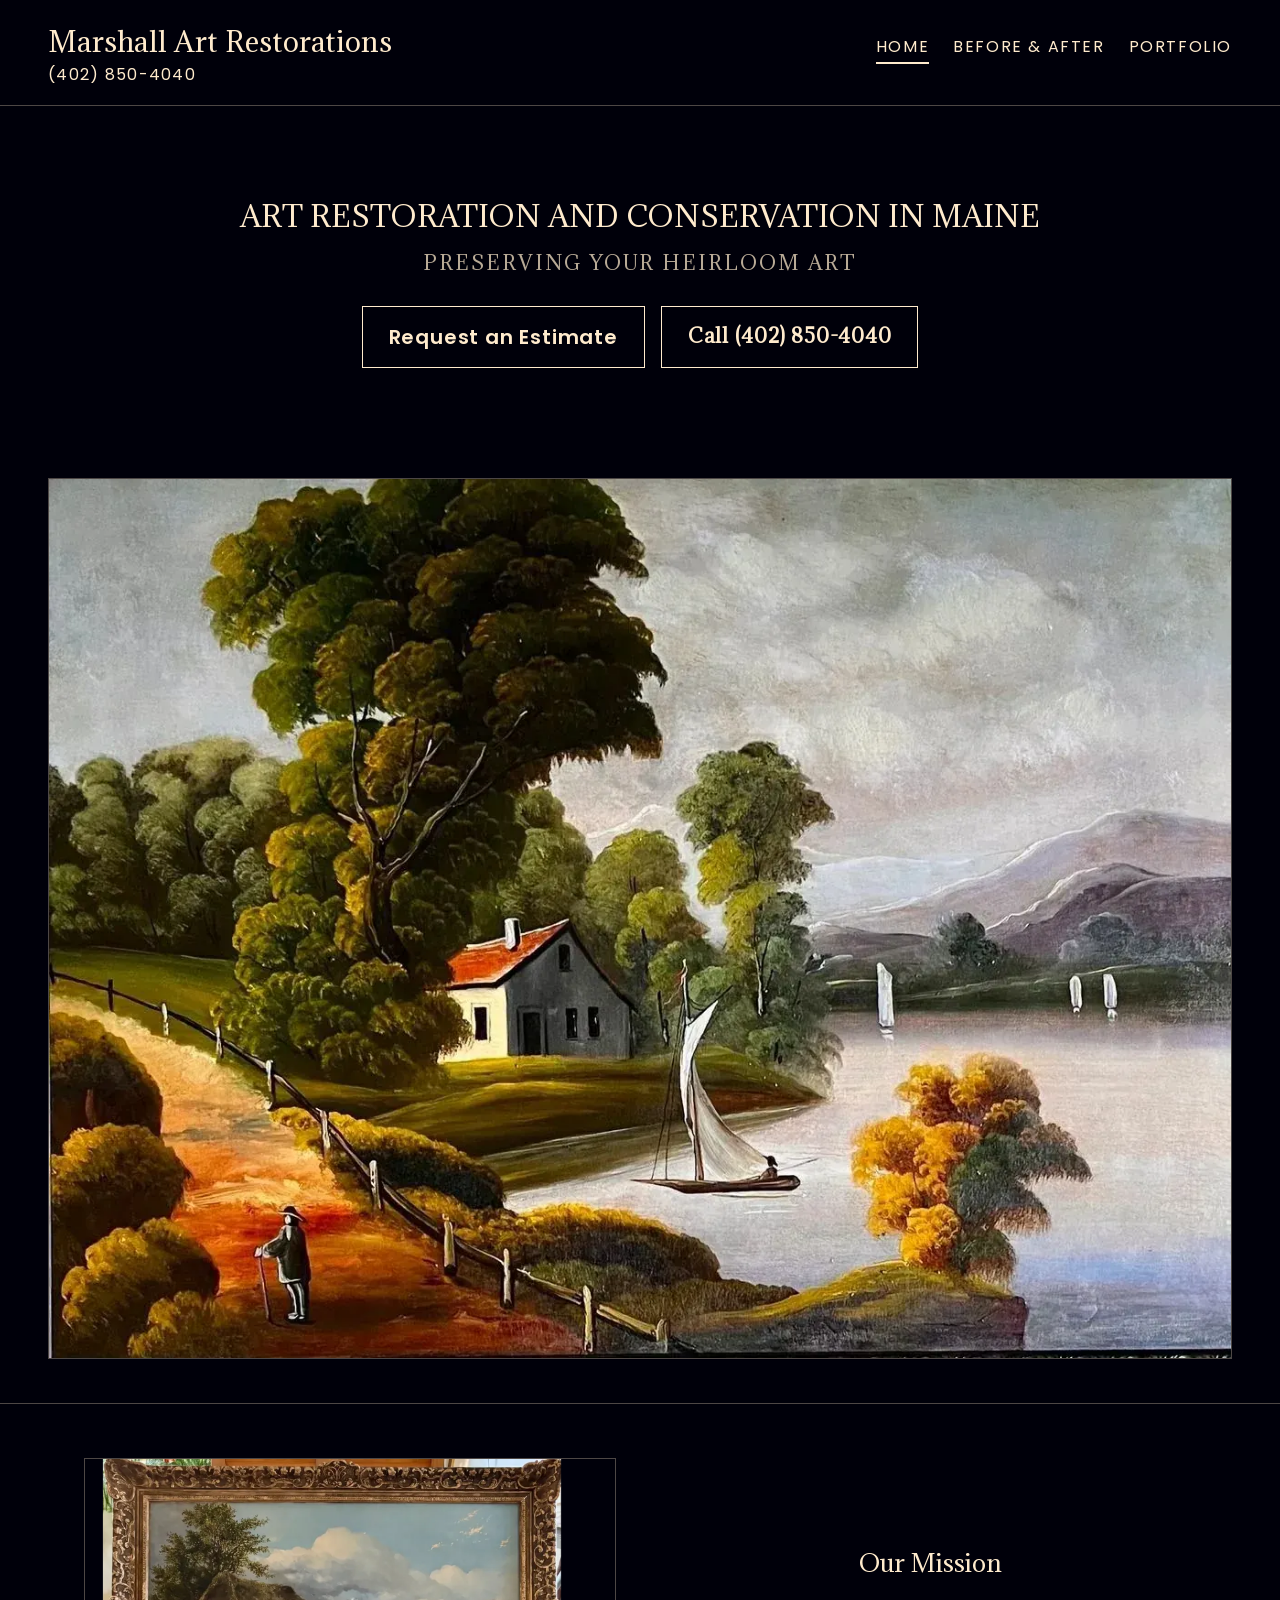
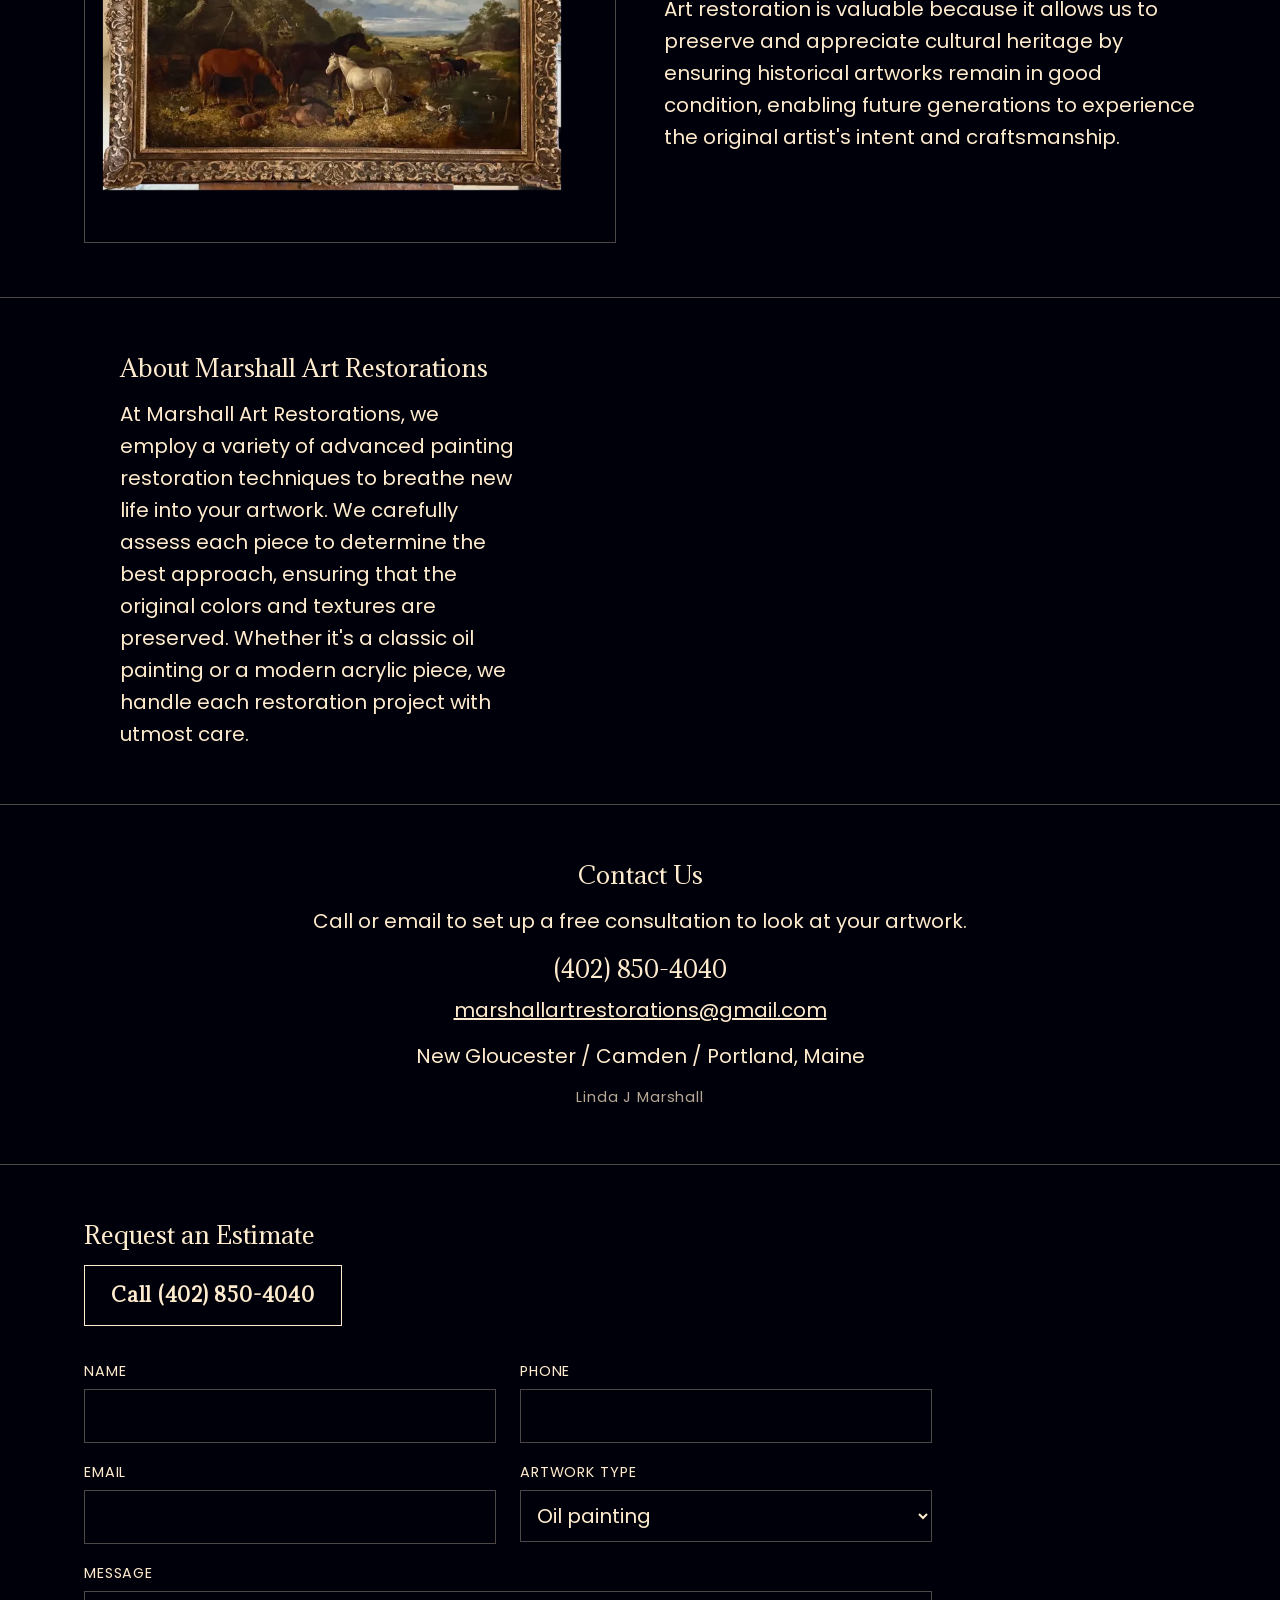
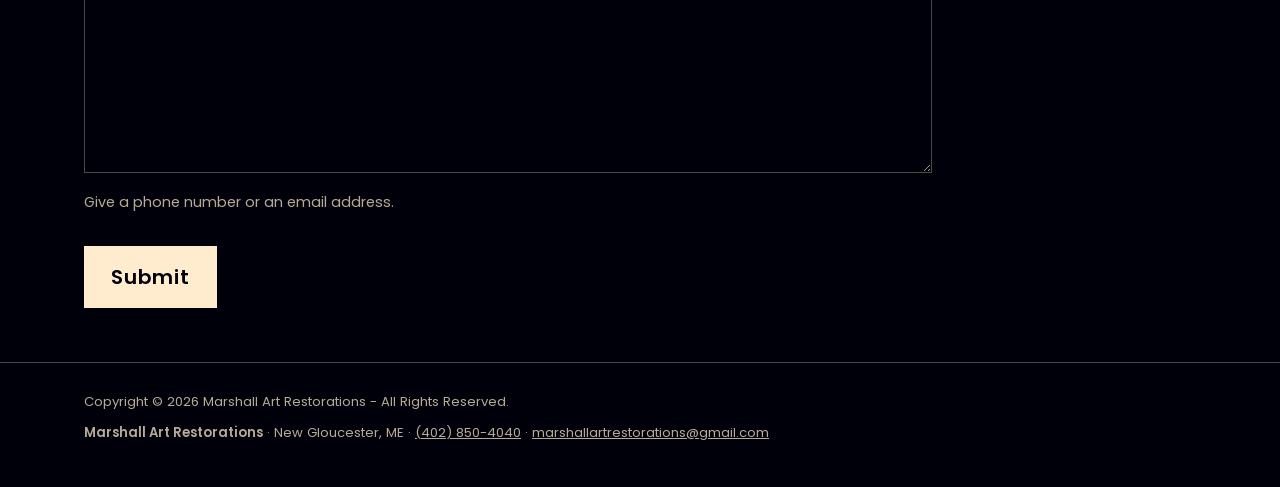
<file: index.html>
<!doctype html>
<html lang="en">
<head>
  <meta charset="utf-8">
  <meta name="viewport" content="width=device-width, initial-scale=1">
  <title>Art Restoration &amp; Conservation Maine | Marshall Art</title>
  <meta name="description" content="Art restoration and conservation in Maine. Serving Portland, Camden and New Gloucester. Free consultations for paintings, canvas repair, and fine art.">
  <link rel="canonical" href="https://marshallartrestorations.com/">
  <meta name="theme-color" content="#ffebcd">
  <meta property="og:type" content="website">
  <meta property="og:site_name" content="Marshall Art Restorations">
  <meta property="og:title" content="Art Restoration &amp; Conservation Maine | Marshall Art">
  <meta property="og:description" content="Art restoration and conservation in Maine. Serving Portland, Camden and New Gloucester. Free consultations for paintings, canvas repair, and fine art.">
  <meta property="og:url" content="https://marshallartrestorations.com/">
  <meta property="og:image" content="https://marshallartrestorations.com/assets/images/og-image.jpg">
  <link rel="icon" type="image/png" href="favicon.png">
  <link rel="apple-touch-icon" href="apple-touch-icon.png">
  <link rel="preload" href="assets/fonts/adamina-400.woff2" as="font" type="font/woff2" crossorigin>
  <link rel="preload" href="assets/fonts/poppins-400.woff2" as="font" type="font/woff2" crossorigin>
  <link rel="stylesheet" href="assets/css/style.css">
  <script type="application/ld+json">
{
  "@context": "https://schema.org",
  "@type": "ArtRestorationService",
  "name": "Marshall Art Restorations",
  "image": "https://marshallartrestorations.com/assets/images/framed-pastoral-painting-studio-easel.webp",
  "url": "https://marshallartrestorations.com/",
  "telephone": "+1-402-850-4040",
  "email": "marshallartrestorations@gmail.com",
  "priceRange": "$$",
  "address": {
    "@type": "PostalAddress",
    "addressLocality": "New Gloucester",
    "addressRegion": "ME",
    "postalCode": "04260",
    "addressCountry": "US"
  },
  "geo": {
    "@type": "GeoCoordinates",
    "latitude": 43.9628,
    "longitude": -70.2828
  },
  "areaServed": [
    {
      "@type": "City",
      "name": "New Gloucester"
    },
    {
      "@type": "City",
      "name": "Portland"
    },
    {
      "@type": "City",
      "name": "Camden"
    },
    {
      "@type": "City",
      "name": "Brunswick"
    },
    {
      "@type": "City",
      "name": "Lewiston"
    }
  ],
  "knowsAbout": [
    "Oil painting restoration",
    "Canvas tear mending",
    "Varnish removal and cleaning",
    "Smoke and fire damage repair",
    "Tempera and acrylic painting conservation"
  ]
}
  </script>
</head>
<body>
<a class="skip" href="#main">Skip to content</a>
<header class="site-header">
  <div class="wrap">
    <a class="brand" href="index.html">Marshall Art Restorations<small>(402) 850-4040</small></a>
    <nav class="site-nav" aria-label="Main">
      <a href="index.html" aria-current="page">Home</a>
      <a href="gallery/index.html">Before &amp; After</a>
      <a href="gallery-1/index.html">Portfolio</a>
    </nav>
  </div>
</header>
<main id="main">
  <section class="hero">
    <h1>Art Restoration and Conservation in Maine</h1>
    <p class="tagline">Preserving Your Heirloom Art</p>
    <div class="hero-cta">
      <a class="button" href="#estimate">Request an Estimate</a>
      <a class="button button--call" href="tel:+14028504040">Call (402) 850-4040</a>
    </div>
    <figure>
      <img src="assets/images/restored-landscape-oil-painting-after-fire.webp" srcset="assets/images/restored-landscape-oil-painting-after-fire-800.webp 800w, assets/images/restored-landscape-oil-painting-after-fire-1100.webp 1100w, assets/images/restored-landscape-oil-painting-after-fire.webp 1292w" sizes="(max-width: 1320px) calc(100vw - 48px), 1254px" width="1292" height="960" fetchpriority="high" alt="This oil painting suffered damage when the owner&#x27;s house had a fire. We were able to restore it. — Marshall Art Restorations, Maine.">
    </figure>
  </section>
  <section class="section">
    <div class="wrap split">
    <figure>
      <img src="assets/images/framed-pastoral-painting-studio-easel.webp" srcset="assets/images/framed-pastoral-painting-studio-easel-800.webp 800w, assets/images/framed-pastoral-painting-studio-easel-1100.webp 1100w, assets/images/framed-pastoral-painting-studio-easel.webp 1600w" sizes="(max-width: 720px) calc(100vw - 48px), 603px" width="1600" height="1155" loading="lazy" alt="A framed 19th-century pastoral oil painting on the studio easel. — Marshall Art Restorations, Maine.">
    </figure>
      <div>
        <h2 class="center">Our Mission</h2>
        <p>Art restoration is valuable because it allows us to preserve and appreciate cultural heritage by ensuring historical artworks remain in good condition, enabling future generations to experience the original artist's intent and craftsmanship.</p>
      </div>
    </div>
  </section>
  <section class="section">
    <div class="wrap">
      <div class="about-copy">
        <h2>About Marshall Art Restorations</h2>
        <p>At Marshall Art Restorations, we employ a variety of advanced painting restoration techniques to breathe new life into your artwork. We carefully assess each piece to determine the best approach, ensuring that the original colors and textures are preserved. Whether it's a classic oil painting or a modern acrylic piece, we handle each restoration project with utmost care.</p>
      </div>
    </div>
  </section>
  <section class="section contact">
    <div class="wrap">
      <h2>Contact Us</h2>
      <p>Call or email to set up a free consultation to look at your artwork.</p>
      <p class="phone"><a href="tel:+14028504040">(402) 850-4040</a></p>
      <p><a href="mailto:marshallartrestorations@gmail.com">marshallartrestorations@gmail.com</a></p>
      <p>New Gloucester / Camden / Portland, Maine</p>
      <p class="owner">Linda J Marshall</p>
    </div>
  </section>
  <section class="section estimate" id="estimate">
    <div class="wrap">
      <h2>Request an Estimate</h2>
      <div class="estimate-actions">
        <a class="button button--call" href="tel:+14028504040">Call (402) 850-4040</a>
      </div>
      <form class="estimate-form" action="https://api.web3forms.com/submit" method="POST">
        <input type="hidden" name="access_key" value="98693b1d-a6db-4fb3-a567-dc26922c8143">
        <input type="hidden" name="subject" value="Estimate request from the website">
        <input type="hidden" name="from_name" value="Marshall Art Restorations website">
        <input type="hidden" name="redirect" value="https://marshallartrestorations.com/thanks/">
        <input type="hidden" name="botcheck">
        <div class="hp" aria-hidden="true">
          <input type="text" id="estimate-honey" name="_honey" tabindex="-1" autocomplete="off">
        </div>
        <div class="field">
          <label for="estimate-name">Name</label>
          <input type="text" id="estimate-name" name="name" autocomplete="name" required>
        </div>
        <div class="field">
          <label for="estimate-phone">Phone</label>
          <input type="tel" id="estimate-phone" name="phone" autocomplete="tel">
        </div>
        <div class="field">
          <label for="estimate-email">Email</label>
          <input type="email" id="estimate-email" name="email" autocomplete="email">
        </div>
        <div class="field">
          <label for="estimate-artwork">Artwork type</label>
          <select id="estimate-artwork" name="artwork_type">
            <option value="oil painting">Oil painting</option>
            <option value="portrait">Portrait</option>
            <option value="canvas tear or puncture">Canvas tear or puncture</option>
            <option value="flaking paint">Flaking paint</option>
            <option value="other">Other</option>
          </select>
        </div>
        <div class="field field--full">
          <label for="estimate-message">Message</label>
          <textarea id="estimate-message" name="message" rows="5"></textarea>
        </div>
        <p class="field-note">Give a phone number or an email address.</p>
        <p class="form-status" role="alert" hidden></p>
        <button type="submit">Submit</button>
      </form>
    </div>
  </section>
</main>
<footer class="site-footer">
  <div class="wrap">
    <p>Copyright © 2026 Marshall Art Restorations - All Rights Reserved.</p>
    <p><strong>Marshall Art Restorations</strong> · New Gloucester, ME · <a href="tel:+14028504040">(402) 850-4040</a> · <a href="mailto:marshallartrestorations@gmail.com">marshallartrestorations@gmail.com</a></p>
  </div>
</footer>
<script>
  (function () {
    var form = document.querySelector('.estimate-form');
    if (!form) return;

    var button = form.querySelector('button[type="submit"]');
    var status = form.querySelector('.form-status');

    function showError() {
      button.disabled = false;
      button.textContent = 'Request an Estimate';
      form.removeAttribute('aria-busy');
      status.textContent = '';
      status.appendChild(document.createTextNode('The form did not send. Call '));
      var phoneLink = document.createElement('a');
      phoneLink.href = 'tel:+14028504040';
      phoneLink.textContent = '402 850 4040';
      status.appendChild(phoneLink);
      status.appendChild(document.createTextNode(' or email '));
      var emailLink = document.createElement('a');
      emailLink.href = 'mailto:marshallartrestorations@gmail.com';
      emailLink.textContent = 'marshallartrestorations@gmail.com';
      status.appendChild(emailLink);
      status.appendChild(document.createTextNode('.'));
      status.hidden = false;
    }

    form.addEventListener('submit', function (event) {
      var honey = form.elements._honey;
      if (honey && honey.value) {
        event.preventDefault();
        location.href = '/thanks/';
        return;
      }

      var phone = form.elements.phone.value.trim();
      var email = form.elements.email.value.trim();
      if (!phone && !email) {
        event.preventDefault();
        status.textContent = 'Give a phone number or an email address.';
        status.hidden = false;
        form.elements.phone.focus();
        return;
      }

      event.preventDefault();

      button.disabled = true;
      button.textContent = 'Sending...';
      form.setAttribute('aria-busy', 'true');

      var slowTimer = setTimeout(function () {
        button.textContent = 'Still sending...';
      }, 8000);
      var noteTimer = setTimeout(function () {
        status.textContent = 'This is taking longer than usual. You can call ';
        var phoneLink = document.createElement('a');
        phoneLink.href = 'tel:+14028504040';
        phoneLink.textContent = '402 850 4040';
        status.appendChild(phoneLink);
        status.appendChild(document.createTextNode(' instead.'));
        status.hidden = false;
      }, 45000);

      function settle() {
        clearTimeout(slowTimer);
        clearTimeout(noteTimer);
      }

      var data = new URLSearchParams(new FormData(form));

      var name = (data.get('name') || '').trim();
      var artwork = (data.get('artwork_type') || '').trim();
      var subjectString = 'Estimate request from the website';
      if (name && artwork) {
        var fixed = 'Estimate request: ' + ' — ' + artwork;
        subjectString = 'Estimate request: ' + name.slice(0, Math.min(40, 77 - fixed.length)) + ' — ' + artwork;
      }

      function readJson(response) {
        return response.json().then(function (body) {
          return { response: response, body: body };
        }, function () {
          return { response: response, body: null };
        });
      }

      function isSuccess(result) {
        var body = result.body;
        var saysSuccess = body && (body.success === 'true' || body.success === true);
        var saysFailure = body && body.success !== undefined && !saysSuccess;
        return saysSuccess || (result.response.ok && !saysFailure);
      }

      function sendToWeb3Forms() {
        data.set('subject', subjectString);
        return fetch('https://api.web3forms.com/submit', {
          method: 'POST',
          body: data,
          keepalive: true
        }).then(readJson).then(function (result) {
          if (!isSuccess(result)) throw new Error('Web3Forms did not accept the request');
          return true;
        });
      }

      function sendToFormSubmit() {
        var payload = {};
        data.forEach(function (value, key) {
          payload[key] = value;
        });
        ['_honey', 'access_key', 'botcheck', 'redirect', 'subject', 'from_name'].forEach(function (key) {
          delete payload[key];
        });
        payload._subject = subjectString;
        return fetch('https://formsubmit.co/ajax/marshallartrestorations@gmail.com', {
          method: 'POST',
          headers: {
            'Content-Type': 'application/json',
            'Accept': 'application/json'
          },
          body: JSON.stringify(payload),
          keepalive: true
        }).then(readJson).then(function (result) {
          if (!isSuccess(result)) throw new Error('FormSubmit did not accept the request');
          return true;
        });
      }

      sendToFormSubmit().catch(sendToWeb3Forms).then(function () {
        settle();
        location.href = '/thanks/';
      }, function () {
        settle();
        showError();
      });
    });
  }());
</script>
</body>
</html>
</file>
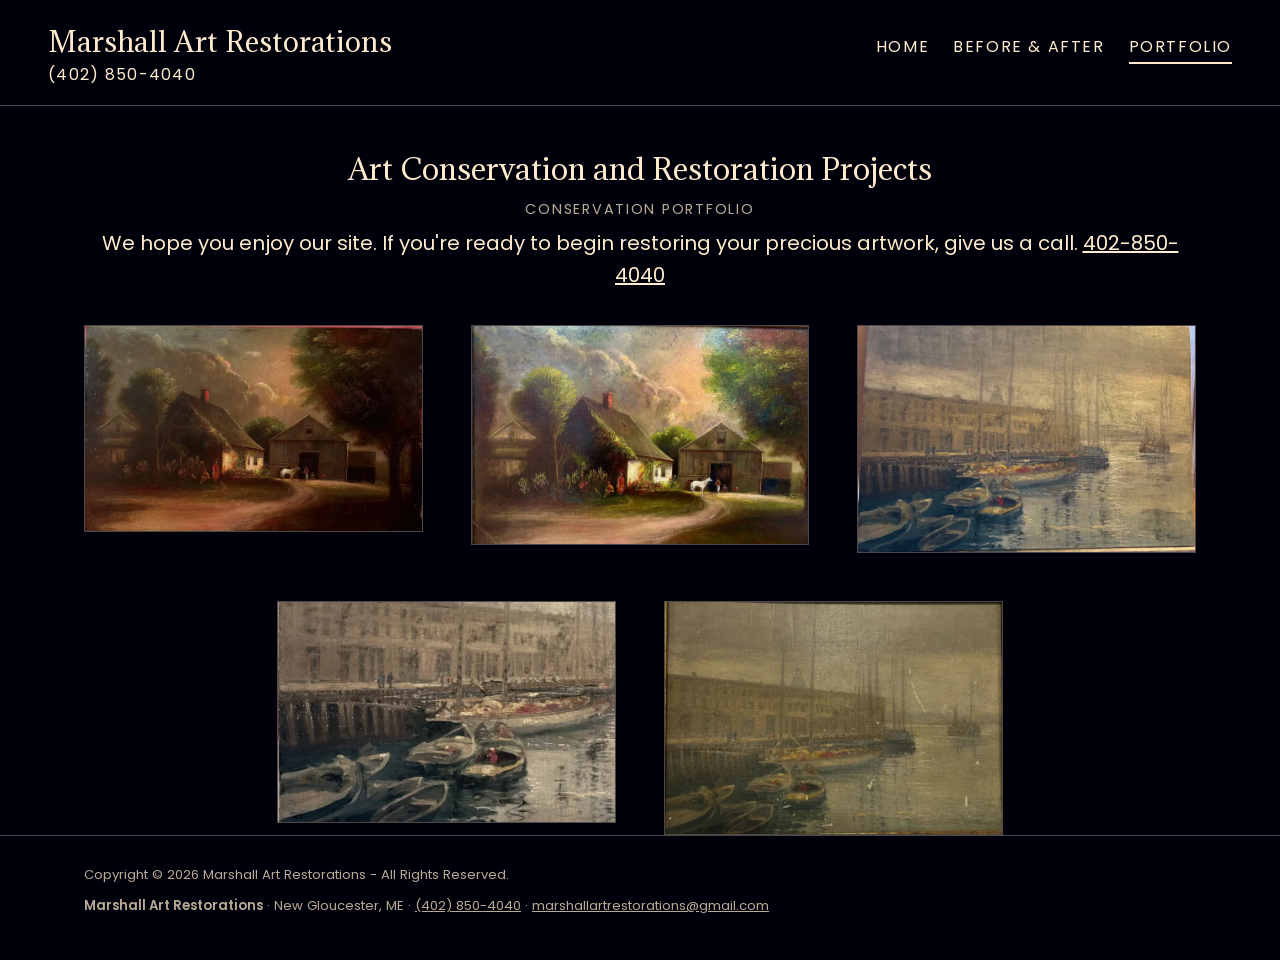
<file: gallery-1/index.html>
<!doctype html>
<html lang="en">
<head>
  <meta charset="utf-8">
  <meta name="viewport" content="width=device-width, initial-scale=1">
  <title>Conservation Portfolio | Marshall Art Maine</title>
  <meta name="description" content="Browse our art conservation portfolio: oil painting cleaning, varnish removal, canvas repair, and in-painting. Real restoration projects in Maine.">
  <link rel="canonical" href="https://marshallartrestorations.com/gallery-1/">
  <meta name="theme-color" content="#ffebcd">
  <meta property="og:type" content="website">
  <meta property="og:site_name" content="Marshall Art Restorations">
  <meta property="og:title" content="Conservation Portfolio | Marshall Art Maine">
  <meta property="og:description" content="Browse our art conservation portfolio: oil painting cleaning, varnish removal, canvas repair, and in-painting. Real restoration projects in Maine.">
  <meta property="og:url" content="https://marshallartrestorations.com/gallery-1/">
  <meta property="og:image" content="https://marshallartrestorations.com/assets/images/og-image.jpg">
  <link rel="icon" type="image/png" href="../favicon.png">
  <link rel="apple-touch-icon" href="../apple-touch-icon.png">
  <link rel="preload" href="../assets/fonts/adamina-400.woff2" as="font" type="font/woff2" crossorigin>
  <link rel="preload" href="../assets/fonts/poppins-400.woff2" as="font" type="font/woff2" crossorigin>
  <link rel="stylesheet" href="../assets/css/style.css">
  <script type="application/ld+json">
{
  "@context": "https://schema.org",
  "@type": "ImageGallery",
  "name": "Conservation portfolio",
  "url": "https://marshallartrestorations.com/gallery-1/",
  "image": [
    {
      "@type": "ImageObject",
      "contentUrl": "https://marshallartrestorations.com/assets/images/rural-landscape-farmstead-painting.webp",
      "caption": "19th-century rural landscape oil painting with a cottage, barn, and white horse. — Marshall Art Restorations, Maine."
    },
    {
      "@type": "ImageObject",
      "contentUrl": "https://marshallartrestorations.com/assets/images/farmstead-cottage-white-horse-painting.webp",
      "caption": "Farmstead scene oil painting with a vine-covered cottage and a white horse. — Marshall Art Restorations, Maine."
    },
    {
      "@type": "ImageObject",
      "contentUrl": "https://marshallartrestorations.com/assets/images/impressionist-harbor-scene-painting.webp",
      "caption": "Impressionist-style oil painting of a misty harbor with moored boats. — Marshall Art Restorations, Maine."
    },
    {
      "@type": "ImageObject",
      "contentUrl": "https://marshallartrestorations.com/assets/images/harbor-quay-arcade-painting.webp",
      "caption": "Harbor scene oil painting of a quay with an arcaded waterfront building. — Marshall Art Restorations, Maine."
    },
    {
      "@type": "ImageObject",
      "contentUrl": "https://marshallartrestorations.com/assets/images/meynell-harbor-rowboats-painting.webp",
      "caption": "Oil painting of rowboats and tall-masted ships in a foggy harbor. — Marshall Art Restorations, Maine."
    }
  ]
}
  </script>
</head>
<body>
<a class="skip" href="#main">Skip to content</a>
<header class="site-header">
  <div class="wrap">
    <a class="brand" href="../index.html">Marshall Art Restorations<small>(402) 850-4040</small></a>
    <nav class="site-nav" aria-label="Main">
      <a href="../index.html">Home</a>
      <a href="../gallery/index.html">Before &amp; After</a>
      <a href="index.html" aria-current="page">Portfolio</a>
    </nav>
  </div>
</header>
<main id="main" class="gallery-page">
  <div class="page-head wrap">
    <h1>Art Conservation and Restoration Projects</h1>
    <h2>Conservation portfolio</h2>
  </div>
  <div class="wrap">
    <p class="portfolio-intro">We hope you enjoy our site. If you're ready to begin restoring your precious artwork, give us a call. <a href="tel:+14028504040">402-850-4040</a></p>
    <div class="wall">
    <figure>
      <img src="../assets/images/rural-landscape-farmstead-painting.webp" srcset="../assets/images/rural-landscape-farmstead-painting-800.webp 800w, ../assets/images/rural-landscape-farmstead-painting-1100.webp 1100w, ../assets/images/rural-landscape-farmstead-painting.webp 1600w" sizes="(max-width: 720px) 220px, 340px" width="1600" height="973" fetchpriority="high" alt="19th-century rural landscape oil painting with a cottage, barn, and white horse. — Marshall Art Restorations, Maine.">
    </figure>
    <figure>
      <img src="../assets/images/farmstead-cottage-white-horse-painting.webp" srcset="../assets/images/farmstead-cottage-white-horse-painting-800.webp 800w, ../assets/images/farmstead-cottage-white-horse-painting-1100.webp 1100w, ../assets/images/farmstead-cottage-white-horse-painting.webp 1600w" sizes="(max-width: 720px) 220px, 340px" width="1600" height="1035" loading="lazy" alt="Farmstead scene oil painting with a vine-covered cottage and a white horse. — Marshall Art Restorations, Maine.">
    </figure>
    <figure>
      <img src="../assets/images/impressionist-harbor-scene-painting.webp" srcset="../assets/images/impressionist-harbor-scene-painting-800.webp 800w, ../assets/images/impressionist-harbor-scene-painting-1100.webp 1100w, ../assets/images/impressionist-harbor-scene-painting.webp 1600w" sizes="(max-width: 720px) 220px, 340px" width="1600" height="1073" loading="lazy" alt="Impressionist-style oil painting of a misty harbor with moored boats. — Marshall Art Restorations, Maine.">
    </figure>
    <figure>
      <img src="../assets/images/harbor-quay-arcade-painting.webp" srcset="../assets/images/harbor-quay-arcade-painting-800.webp 800w, ../assets/images/harbor-quay-arcade-painting-1100.webp 1100w, ../assets/images/harbor-quay-arcade-painting.webp 1600w" sizes="(max-width: 720px) 220px, 340px" width="1600" height="1045" loading="lazy" alt="Harbor scene oil painting of a quay with an arcaded waterfront building. — Marshall Art Restorations, Maine.">
    </figure>
    <figure>
      <img src="../assets/images/meynell-harbor-rowboats-painting.webp" srcset="../assets/images/meynell-harbor-rowboats-painting-800.webp 800w, ../assets/images/meynell-harbor-rowboats-painting-1100.webp 1100w, ../assets/images/meynell-harbor-rowboats-painting.webp 1600w" sizes="(max-width: 720px) 220px, 340px" width="1600" height="1105" loading="lazy" alt="Oil painting of rowboats and tall-masted ships in a foggy harbor. — Marshall Art Restorations, Maine.">
    </figure>
    </div>
  </div>
</main>
<footer class="site-footer">
  <div class="wrap">
    <p>Copyright © 2026 Marshall Art Restorations - All Rights Reserved.</p>
    <p><strong>Marshall Art Restorations</strong> · New Gloucester, ME · <a href="tel:+14028504040">(402) 850-4040</a> · <a href="mailto:marshallartrestorations@gmail.com">marshallartrestorations@gmail.com</a></p>
  </div>
</footer>
</body>
</html>
</file>
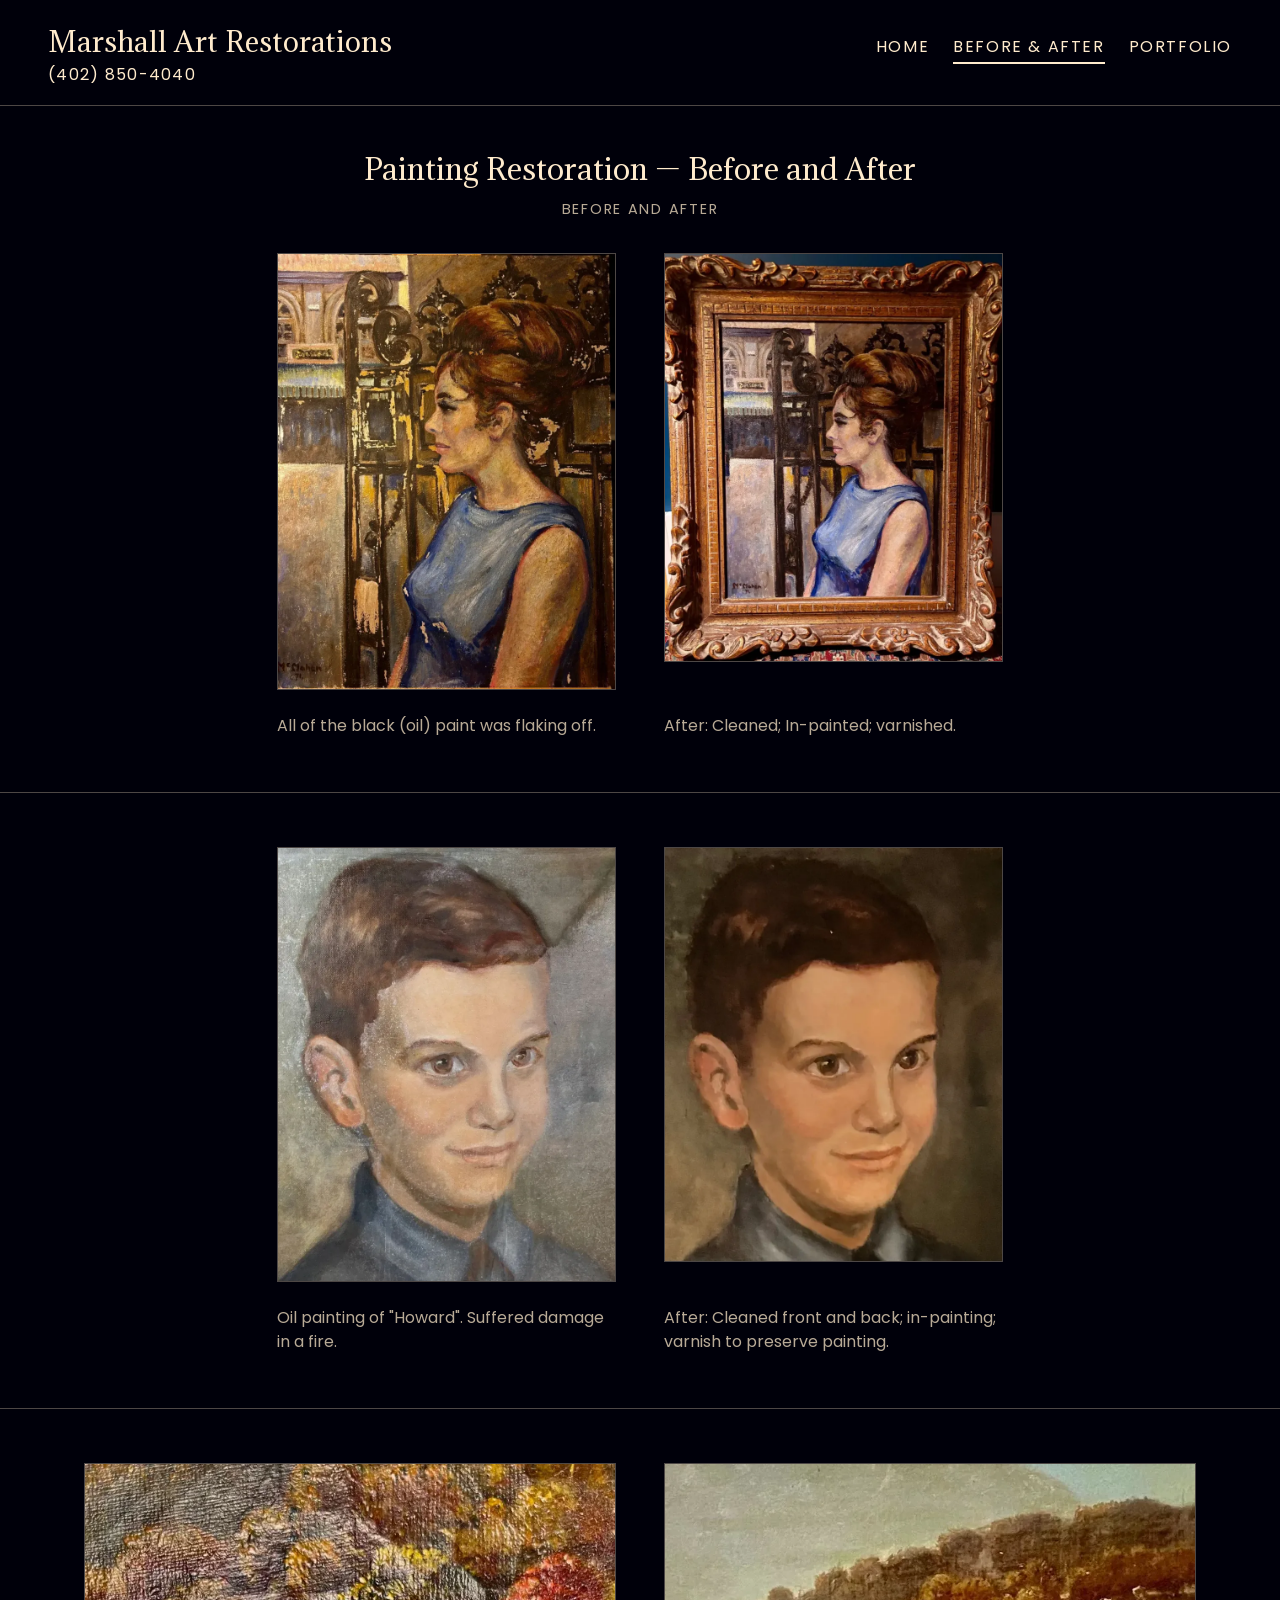
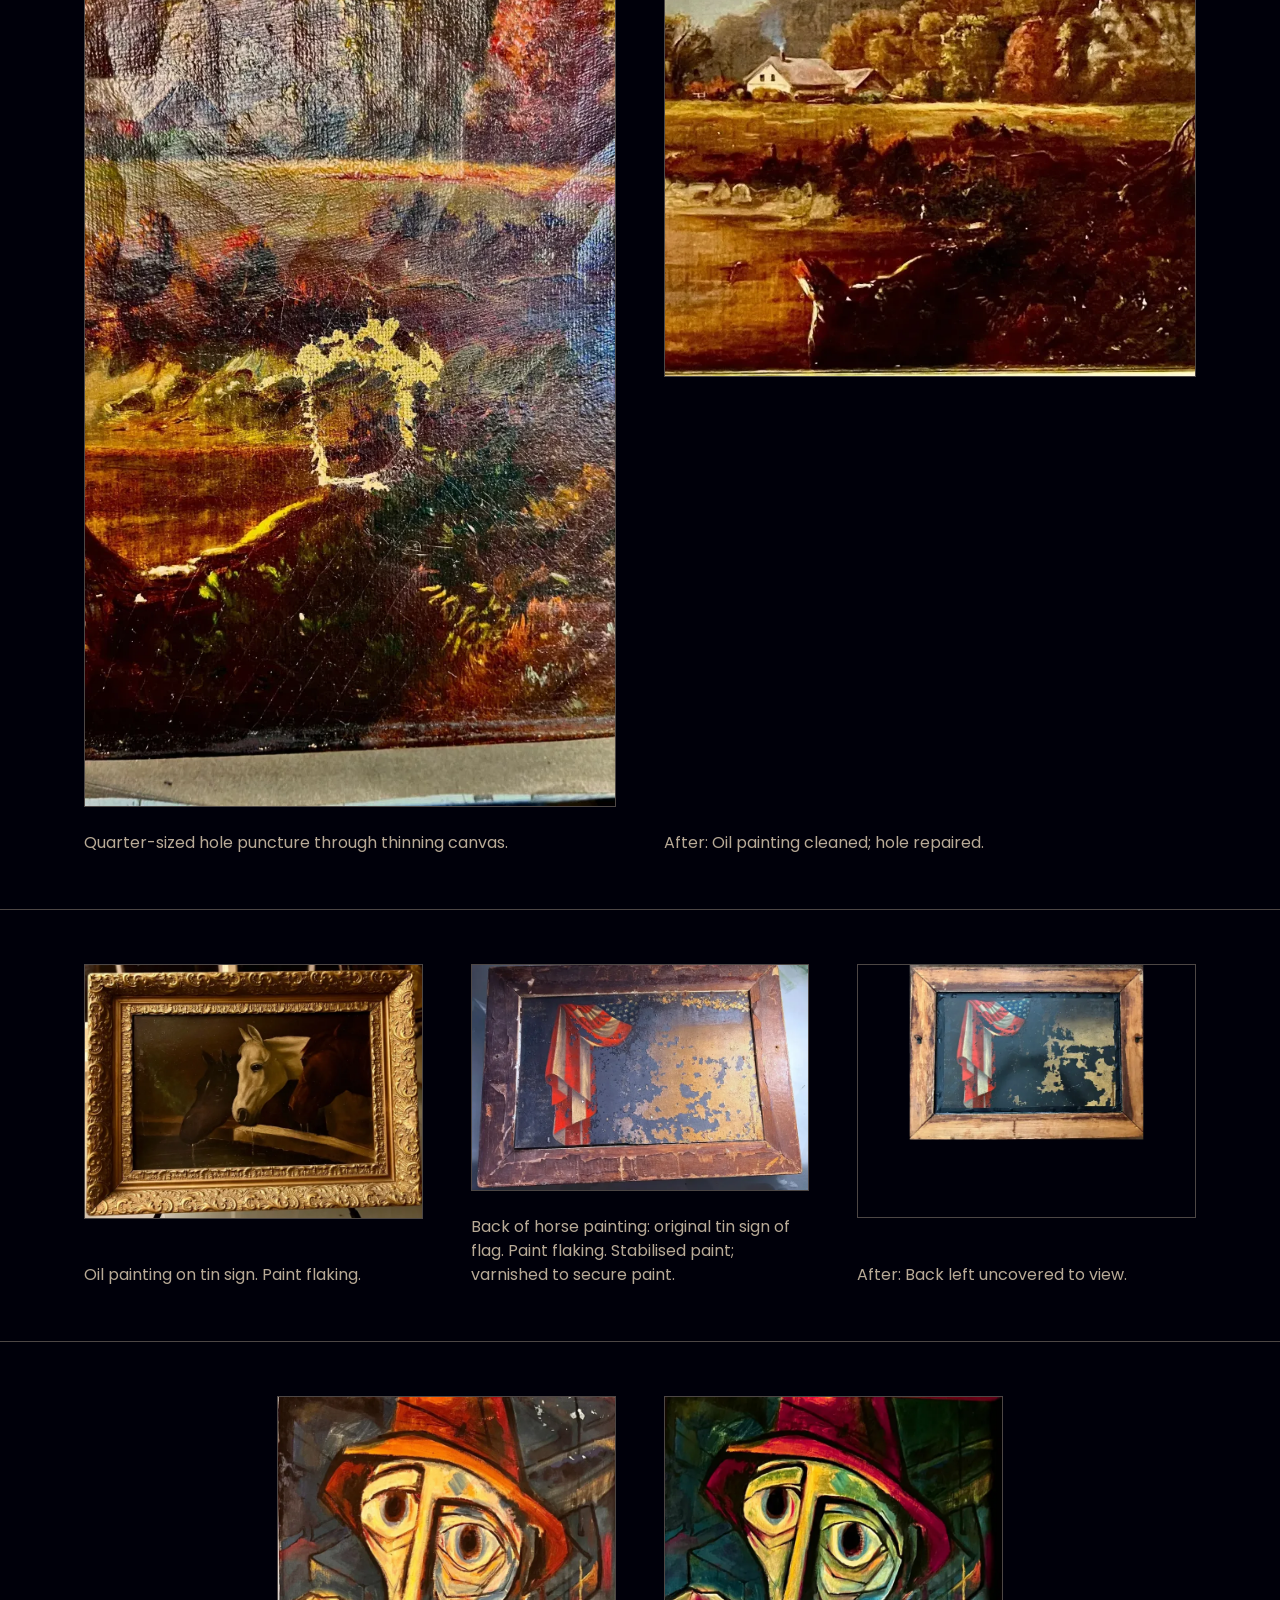
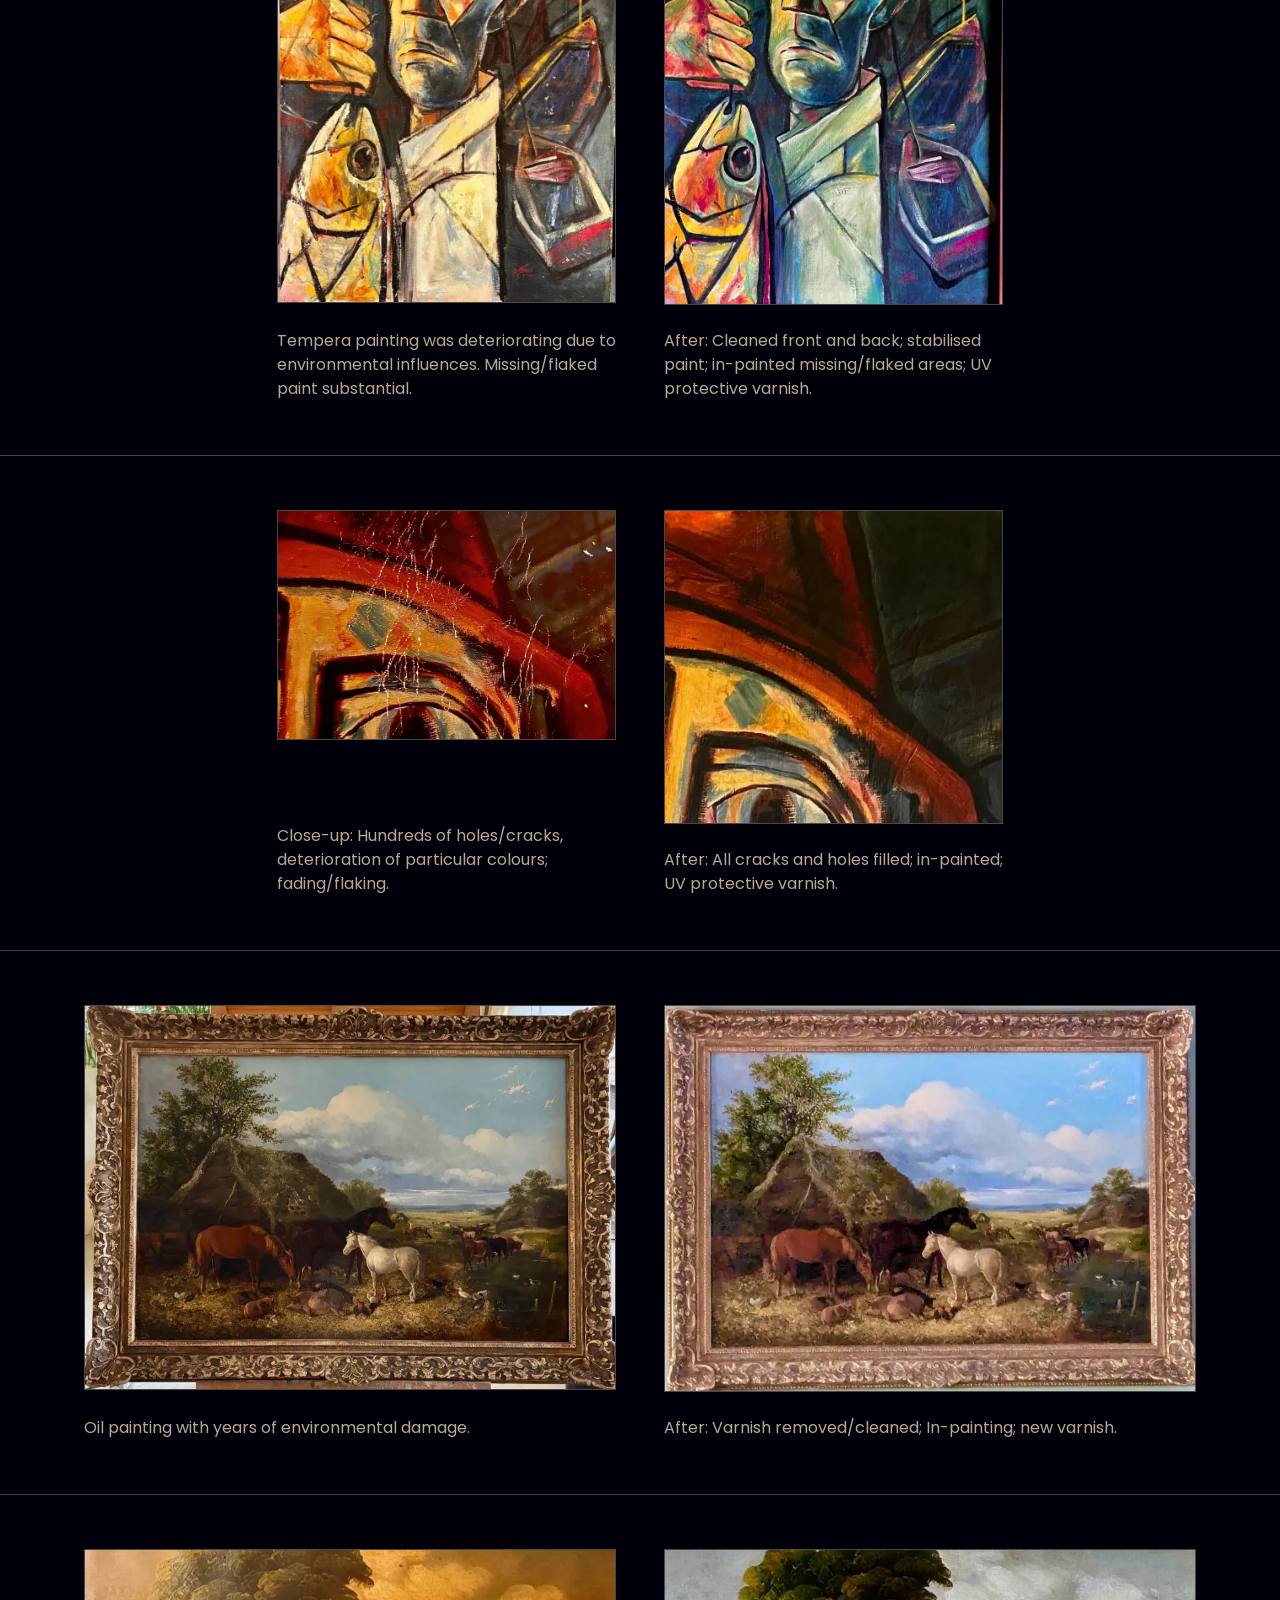
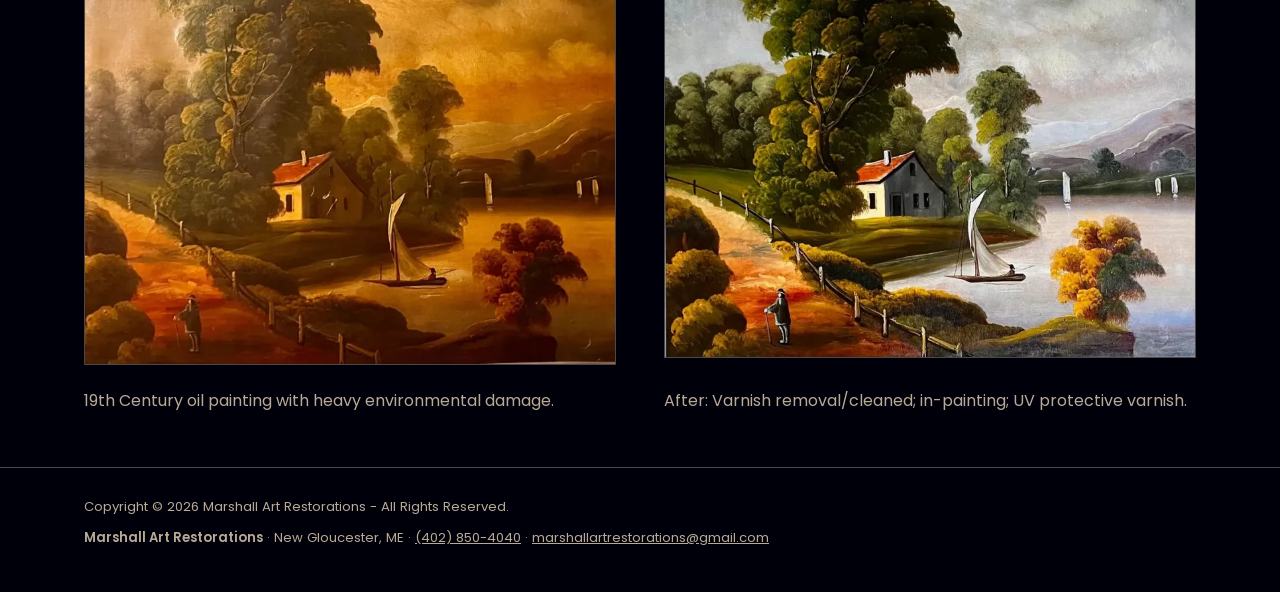
<file: gallery/index.html>
<!doctype html>
<html lang="en">
<head>
  <meta charset="utf-8">
  <meta name="viewport" content="width=device-width, initial-scale=1">
  <title>Painting Restoration Gallery | Marshall Art Maine</title>
  <meta name="description" content="Real painting restoration results: before and after photos of oil painting repairs, canvas restoration, varnish cleaning, and conservation in Maine.">
  <link rel="canonical" href="https://marshallartrestorations.com/gallery/">
  <meta name="theme-color" content="#ffebcd">
  <meta property="og:type" content="website">
  <meta property="og:site_name" content="Marshall Art Restorations">
  <meta property="og:title" content="Painting Restoration Gallery | Marshall Art Maine">
  <meta property="og:description" content="Real painting restoration results: before and after photos of oil painting repairs, canvas restoration, varnish cleaning, and conservation in Maine.">
  <meta property="og:url" content="https://marshallartrestorations.com/gallery/">
  <meta property="og:image" content="https://marshallartrestorations.com/assets/images/og-image.jpg">
  <link rel="icon" type="image/png" href="../favicon.png">
  <link rel="apple-touch-icon" href="../apple-touch-icon.png">
  <link rel="preload" href="../assets/fonts/adamina-400.woff2" as="font" type="font/woff2" crossorigin>
  <link rel="preload" href="../assets/fonts/poppins-400.woff2" as="font" type="font/woff2" crossorigin>
  <link rel="stylesheet" href="../assets/css/style.css">
  <script type="application/ld+json">
{
  "@context": "https://schema.org",
  "@type": "ImageGallery",
  "name": "Before and after",
  "url": "https://marshallartrestorations.com/gallery/",
  "image": [
    {
      "@type": "ImageObject",
      "contentUrl": "https://marshallartrestorations.com/assets/images/flaking-oil-painting-before-cleaning.webp",
      "caption": "Before restoration: the black oil paint was flaking off the canvas. — Marshall Art Restorations, Maine."
    },
    {
      "@type": "ImageObject",
      "contentUrl": "https://marshallartrestorations.com/assets/images/flaking-oil-painting-cleaned-varnished-after.webp",
      "caption": "After restoration: the oil painting cleaned, in-painted, and varnished. — Marshall Art Restorations, Maine."
    },
    {
      "@type": "ImageObject",
      "contentUrl": "https://marshallartrestorations.com/assets/images/howard-child-portrait-fire-damage-before.webp",
      "caption": "Before restoration: the oil portrait of \"Howard\", damaged in a fire. — Marshall Art Restorations, Maine."
    },
    {
      "@type": "ImageObject",
      "contentUrl": "https://marshallartrestorations.com/assets/images/howard-child-portrait-restored-after.webp",
      "caption": "After restoration: cleaned front and back, in-painted, and varnished to preserve the painting. — Marshall Art Restorations, Maine."
    },
    {
      "@type": "ImageObject",
      "contentUrl": "https://marshallartrestorations.com/assets/images/canvas-puncture-hole-before-repair.webp",
      "caption": "Before restoration: a quarter-sized puncture hole in thin, old canvas. — Marshall Art Restorations, Maine."
    },
    {
      "@type": "ImageObject",
      "contentUrl": "https://marshallartrestorations.com/assets/images/canvas-puncture-repaired-after.webp",
      "caption": "After restoration: the oil painting cleaned and the hole repaired. — Marshall Art Restorations, Maine."
    },
    {
      "@type": "ImageObject",
      "contentUrl": "https://marshallartrestorations.com/assets/images/horses-tin-sign-flaking-paint-before.webp",
      "caption": "Before restoration: paint flaking on an oil painting on a tin sign. — Marshall Art Restorations, Maine."
    },
    {
      "@type": "ImageObject",
      "contentUrl": "https://marshallartrestorations.com/assets/images/tin-sign-reverse-flaking-paint-before.webp",
      "caption": "Before restoration: the reverse of the horse painting, an original tin sign of a flag, with flaking paint. — Marshall Art Restorations, Maine."
    },
    {
      "@type": "ImageObject",
      "contentUrl": "https://marshallartrestorations.com/assets/images/tin-sign-paint-stabilised-after.webp",
      "caption": "After restoration: the reverse of the tin sign, paint stabilised and varnished. — Marshall Art Restorations, Maine."
    },
    {
      "@type": "ImageObject",
      "contentUrl": "https://marshallartrestorations.com/assets/images/tempera-painting-deterioration-before.webp",
      "caption": "Before restoration: a tempera painting, dirty, with missing and flaked paint. — Marshall Art Restorations, Maine."
    },
    {
      "@type": "ImageObject",
      "contentUrl": "https://marshallartrestorations.com/assets/images/tempera-painting-restored-after.webp",
      "caption": "After restoration: cleaned front and back, stabilised, in-painted, and given UV protective varnish. — Marshall Art Restorations, Maine."
    },
    {
      "@type": "ImageObject",
      "contentUrl": "https://marshallartrestorations.com/assets/images/oil-painting-cracks-holes-closeup-before.webp",
      "caption": "Before restoration: close-up of hundreds of holes and cracks, with fading and flaking paint. — Marshall Art Restorations, Maine."
    },
    {
      "@type": "ImageObject",
      "contentUrl": "https://marshallartrestorations.com/assets/images/oil-painting-cracks-filled-after.webp",
      "caption": "After restoration: all cracks and holes filled, in-painted, and given UV protective varnish. — Marshall Art Restorations, Maine."
    },
    {
      "@type": "ImageObject",
      "contentUrl": "https://marshallartrestorations.com/assets/images/oil-painting-environmental-damage-before.webp",
      "caption": "Before restoration: an oil painting with years of environmental damage. — Marshall Art Restorations, Maine."
    },
    {
      "@type": "ImageObject",
      "contentUrl": "https://marshallartrestorations.com/assets/images/oil-painting-cleaned-new-varnish-after.webp",
      "caption": "After restoration: varnish removed, cleaned, in-painted, and revarnished. — Marshall Art Restorations, Maine."
    },
    {
      "@type": "ImageObject",
      "contentUrl": "https://marshallartrestorations.com/assets/images/19th-century-painting-heavy-damage-before.webp",
      "caption": "Before restoration: a 19th century oil painting with heavy environmental damage. — Marshall Art Restorations, Maine."
    },
    {
      "@type": "ImageObject",
      "contentUrl": "https://marshallartrestorations.com/assets/images/19th-century-painting-restored-after.webp",
      "caption": "After restoration: varnish removed, cleaned, in-painted, and given UV protective varnish. — Marshall Art Restorations, Maine."
    }
  ]
}
  </script>
</head>
<body>
<a class="skip" href="#main">Skip to content</a>
<header class="site-header">
  <div class="wrap">
    <a class="brand" href="../index.html">Marshall Art Restorations<small>(402) 850-4040</small></a>
    <nav class="site-nav" aria-label="Main">
      <a href="../index.html">Home</a>
      <a href="index.html" aria-current="page">Before &amp; After</a>
      <a href="../gallery-1/index.html">Portfolio</a>
    </nav>
  </div>
</header>
<main id="main" class="gallery-page">
  <div class="page-head wrap">
    <h1>Painting Restoration — Before and After</h1>
    <h2>Before and after</h2>
  </div>
  <section class="project">
    <div class="wrap">
      <div class="pair pair--small">
    <figure>
      <img src="../assets/images/flaking-oil-painting-before-cleaning.webp" srcset="../assets/images/flaking-oil-painting-before-cleaning-800.webp 800w, ../assets/images/flaking-oil-painting-before-cleaning.webp 929w" sizes="(max-width: 720px) calc(100vw - 48px), 339px" width="929" height="1200" fetchpriority="high" alt="Before restoration: the black oil paint was flaking off the canvas. — Marshall Art Restorations, Maine.">
      <figcaption>All of the black (oil) paint was flaking off.</figcaption>
    </figure>
    <figure>
      <img src="../assets/images/flaking-oil-painting-cleaned-varnished-after.webp" srcset="../assets/images/flaking-oil-painting-cleaned-varnished-after-800.webp 800w, ../assets/images/flaking-oil-painting-cleaned-varnished-after.webp 993w" sizes="(max-width: 720px) calc(100vw - 48px), 339px" width="993" height="1200" loading="lazy" alt="After restoration: the oil painting cleaned, in-painted, and varnished. — Marshall Art Restorations, Maine.">
      <figcaption>After: Cleaned; In-painted; varnished.</figcaption>
    </figure>
      </div>
    </div>
  </section>
  <section class="project">
    <div class="wrap">
      <div class="pair pair--small">
    <figure>
      <img src="../assets/images/howard-child-portrait-fire-damage-before.webp" srcset="../assets/images/howard-child-portrait-fire-damage-before-800.webp 800w, ../assets/images/howard-child-portrait-fire-damage-before.webp 936w" sizes="(max-width: 720px) calc(100vw - 48px), 339px" width="936" height="1200" loading="lazy" alt="Before restoration: the oil portrait of &quot;Howard&quot;, damaged in a fire. — Marshall Art Restorations, Maine.">
      <figcaption>Oil painting of &quot;Howard&quot;. Suffered damage in a fire.</figcaption>
    </figure>
    <figure>
      <img src="../assets/images/howard-child-portrait-restored-after.webp" srcset="../assets/images/howard-child-portrait-restored-after-800.webp 800w, ../assets/images/howard-child-portrait-restored-after.webp 981w" sizes="(max-width: 720px) calc(100vw - 48px), 339px" width="981" height="1200" loading="lazy" alt="After restoration: cleaned front and back, in-painted, and varnished to preserve the painting. — Marshall Art Restorations, Maine.">
      <figcaption>After: Cleaned front and back; in-painting; varnish to preserve painting.</figcaption>
    </figure>
      </div>
    </div>
  </section>
  <section class="project">
    <div class="wrap">
      <div class="pair">
    <figure>
      <img src="../assets/images/canvas-puncture-hole-before-repair.webp" srcset="../assets/images/canvas-puncture-hole-before-repair-800.webp 800w, ../assets/images/canvas-puncture-hole-before-repair.webp 675w" sizes="(max-width: 720px) calc(100vw - 48px), 532px" width="675" height="1200" loading="lazy" alt="Before restoration: a quarter-sized puncture hole in thin, old canvas. — Marshall Art Restorations, Maine.">
      <figcaption>Quarter-sized hole puncture through thinning canvas.</figcaption>
    </figure>
    <figure>
      <img src="../assets/images/canvas-puncture-repaired-after.webp" srcset="../assets/images/canvas-puncture-repaired-after-800.webp 800w, ../assets/images/canvas-puncture-repaired-after.webp 939w" sizes="(max-width: 720px) calc(100vw - 48px), 532px" width="939" height="908" loading="lazy" alt="After restoration: the oil painting cleaned and the hole repaired. — Marshall Art Restorations, Maine.">
      <figcaption>After: Oil painting cleaned; hole repaired.</figcaption>
    </figure>
      </div>
    </div>
  </section>
  <section class="project">
    <div class="wrap">
      <div class="pair pair--three">
    <figure>
      <img src="../assets/images/horses-tin-sign-flaking-paint-before.webp" srcset="../assets/images/horses-tin-sign-flaking-paint-before-800.webp 800w, ../assets/images/horses-tin-sign-flaking-paint-before-1100.webp 1100w, ../assets/images/horses-tin-sign-flaking-paint-before.webp 1600w" sizes="(max-width: 720px) calc(100vw - 48px), 339px" width="1600" height="1204" loading="lazy" alt="Before restoration: paint flaking on an oil painting on a tin sign. — Marshall Art Restorations, Maine.">
      <figcaption>Oil painting on tin sign. Paint flaking.</figcaption>
    </figure>
    <figure>
      <img src="../assets/images/tin-sign-reverse-flaking-paint-before.webp" srcset="../assets/images/tin-sign-reverse-flaking-paint-before-800.webp 800w, ../assets/images/tin-sign-reverse-flaking-paint-before-1100.webp 1100w, ../assets/images/tin-sign-reverse-flaking-paint-before.webp 1600w" sizes="(max-width: 720px) calc(100vw - 48px), 339px" width="1600" height="1069" loading="lazy" alt="Before restoration: the reverse of the horse painting, an original tin sign of a flag, with flaking paint. — Marshall Art Restorations, Maine.">
      <figcaption>Back of horse painting: original tin sign of flag. Paint flaking. Stabilised paint; varnished to secure paint.</figcaption>
    </figure>
    <figure>
      <img src="../assets/images/tin-sign-paint-stabilised-after.webp" srcset="../assets/images/tin-sign-paint-stabilised-after-800.webp 800w, ../assets/images/tin-sign-paint-stabilised-after-1100.webp 1100w, ../assets/images/tin-sign-paint-stabilised-after.webp 1600w" sizes="(max-width: 720px) calc(100vw - 48px), 339px" width="1600" height="1198" loading="lazy" alt="After restoration: the reverse of the tin sign, paint stabilised and varnished. — Marshall Art Restorations, Maine.">
      <figcaption>After: Back left uncovered to view.</figcaption>
    </figure>
      </div>
    </div>
  </section>
  <section class="project">
    <div class="wrap">
      <div class="pair pair--small">
    <figure>
      <img src="../assets/images/tempera-painting-deterioration-before.webp" srcset="../assets/images/tempera-painting-deterioration-before-800.webp 800w, ../assets/images/tempera-painting-deterioration-before.webp 802w" sizes="(max-width: 720px) calc(100vw - 48px), 339px" width="802" height="1200" loading="lazy" alt="Before restoration: a tempera painting, dirty, with missing and flaked paint. — Marshall Art Restorations, Maine.">
      <figcaption>Tempera painting was deteriorating due to environmental influences. Missing/flaked paint substantial.</figcaption>
    </figure>
    <figure>
      <img src="../assets/images/tempera-painting-restored-after.webp" srcset="../assets/images/tempera-painting-restored-after-800.webp 800w, ../assets/images/tempera-painting-restored-after.webp 798w" sizes="(max-width: 720px) calc(100vw - 48px), 339px" width="798" height="1200" loading="lazy" alt="After restoration: cleaned front and back, stabilised, in-painted, and given UV protective varnish. — Marshall Art Restorations, Maine.">
      <figcaption>After: Cleaned front and back; stabilised paint; in-painted missing/flaked areas; UV protective varnish.</figcaption>
    </figure>
      </div>
    </div>
  </section>
  <section class="project">
    <div class="wrap">
      <div class="pair pair--small">
    <figure>
      <img src="../assets/images/oil-painting-cracks-holes-closeup-before.webp" srcset="../assets/images/oil-painting-cracks-holes-closeup-before-800.webp 800w, ../assets/images/oil-painting-cracks-holes-closeup-before-1100.webp 1100w, ../assets/images/oil-painting-cracks-holes-closeup-before.webp 1600w" sizes="(max-width: 720px) calc(100vw - 48px), 339px" width="1600" height="1085" loading="lazy" alt="Before restoration: close-up of hundreds of holes and cracks, with fading and flaking paint. — Marshall Art Restorations, Maine.">
      <figcaption>Close-up: Hundreds of holes/cracks, deterioration of particular colours; fading/flaking.</figcaption>
    </figure>
    <figure>
      <img src="../assets/images/oil-painting-cracks-filled-after.webp" srcset="../assets/images/oil-painting-cracks-filled-after-800.webp 800w, ../assets/images/oil-painting-cracks-filled-after.webp 959w" sizes="(max-width: 720px) calc(100vw - 48px), 339px" width="959" height="888" loading="lazy" alt="After restoration: all cracks and holes filled, in-painted, and given UV protective varnish. — Marshall Art Restorations, Maine.">
      <figcaption>After: All cracks and holes filled; in-painted; UV protective varnish.</figcaption>
    </figure>
      </div>
    </div>
  </section>
  <section class="project">
    <div class="wrap">
      <div class="pair">
    <figure>
      <img src="../assets/images/oil-painting-environmental-damage-before.webp" srcset="../assets/images/oil-painting-environmental-damage-before-800.webp 800w, ../assets/images/oil-painting-environmental-damage-before-1100.webp 1100w, ../assets/images/oil-painting-environmental-damage-before.webp 1600w" sizes="(max-width: 720px) calc(100vw - 48px), 532px" width="1600" height="1155" loading="lazy" alt="Before restoration: an oil painting with years of environmental damage. — Marshall Art Restorations, Maine.">
      <figcaption>Oil painting with years of environmental damage.</figcaption>
    </figure>
    <figure>
      <img src="../assets/images/oil-painting-cleaned-new-varnish-after.webp" srcset="../assets/images/oil-painting-cleaned-new-varnish-after-800.webp 800w, ../assets/images/oil-painting-cleaned-new-varnish-after-1100.webp 1100w, ../assets/images/oil-painting-cleaned-new-varnish-after.webp 1600w" sizes="(max-width: 720px) calc(100vw - 48px), 532px" width="1600" height="1162" loading="lazy" alt="After restoration: varnish removed, cleaned, in-painted, and revarnished. — Marshall Art Restorations, Maine.">
      <figcaption>After: Varnish removed/cleaned; In-painting; new varnish.</figcaption>
    </figure>
      </div>
    </div>
  </section>
  <section class="project">
    <div class="wrap">
      <div class="pair">
    <figure>
      <img src="../assets/images/19th-century-painting-heavy-damage-before.webp" srcset="../assets/images/19th-century-painting-heavy-damage-before-800.webp 800w, ../assets/images/19th-century-painting-heavy-damage-before-1100.webp 1100w, ../assets/images/19th-century-painting-heavy-damage-before.webp 1200w" sizes="(max-width: 720px) calc(100vw - 48px), 532px" width="1200" height="938" loading="lazy" alt="Before restoration: a 19th century oil painting with heavy environmental damage. — Marshall Art Restorations, Maine.">
      <figcaption>19th Century oil painting with heavy environmental damage.</figcaption>
    </figure>
    <figure>
      <img src="../assets/images/19th-century-painting-restored-after.webp" srcset="../assets/images/19th-century-painting-restored-after-800.webp 800w, ../assets/images/19th-century-painting-restored-after-1100.webp 1100w, ../assets/images/19th-century-painting-restored-after.webp 1200w" sizes="(max-width: 720px) calc(100vw - 48px), 532px" width="1200" height="922" loading="lazy" alt="After restoration: varnish removed, cleaned, in-painted, and given UV protective varnish. — Marshall Art Restorations, Maine.">
      <figcaption>After: Varnish removal/cleaned; in-painting; UV protective varnish.</figcaption>
    </figure>
      </div>
    </div>
  </section>
</main>
<footer class="site-footer">
  <div class="wrap">
    <p>Copyright © 2026 Marshall Art Restorations - All Rights Reserved.</p>
    <p><strong>Marshall Art Restorations</strong> · New Gloucester, ME · <a href="tel:+14028504040">(402) 850-4040</a> · <a href="mailto:marshallartrestorations@gmail.com">marshallartrestorations@gmail.com</a></p>
  </div>
</footer>
</body>
</html>
</file>
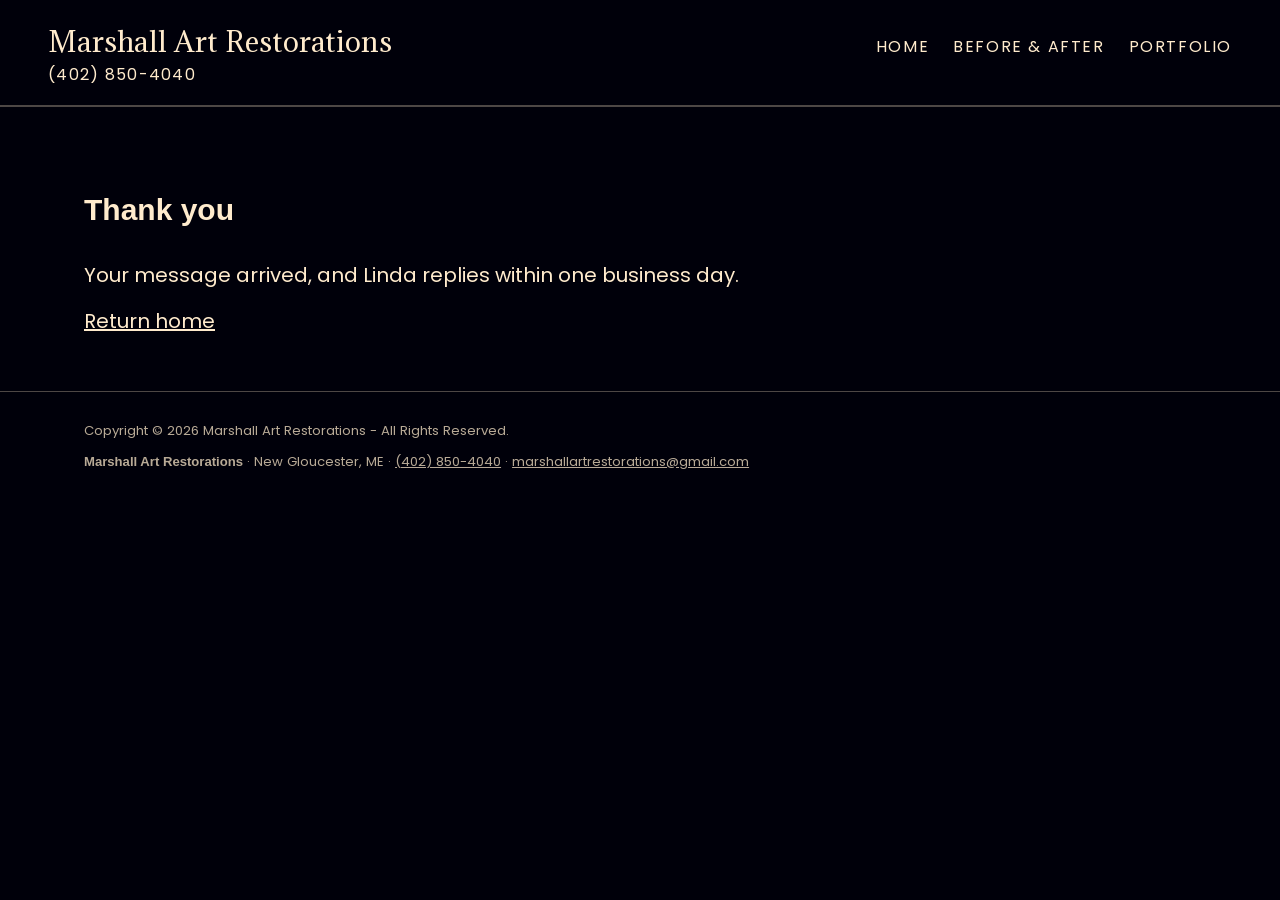
<file: thanks/index.html>
<!doctype html>
<html lang="en">
<head>
  <meta charset="utf-8">
  <meta name="viewport" content="width=device-width, initial-scale=1">
  <title>Thank You | Marshall Art Restorations</title>
  <meta name="description" content="Your estimate request arrived. Linda J Marshall replies within one business day.">
  <link rel="canonical" href="https://marshallartrestorations.com/thanks/">
  <meta name="robots" content="noindex">
  <meta name="theme-color" content="#ffebcd">
  <meta property="og:type" content="website">
  <meta property="og:site_name" content="Marshall Art Restorations">
  <meta property="og:title" content="Thank You | Marshall Art Restorations">
  <meta property="og:description" content="Your estimate request arrived. Linda J Marshall replies within one business day.">
  <meta property="og:url" content="https://marshallartrestorations.com/thanks/">
  <meta property="og:image" content="https://marshallartrestorations.com/assets/images/og-image.jpg">
  <link rel="icon" type="image/png" href="../favicon.png">
  <link rel="apple-touch-icon" href="../apple-touch-icon.png">
  <link rel="preload" href="../assets/fonts/adamina-400.woff2" as="font" type="font/woff2" crossorigin>
  <link rel="preload" href="../assets/fonts/poppins-400.woff2" as="font" type="font/woff2" crossorigin>
  <link rel="stylesheet" href="../assets/css/style.css">
</head>
<body>
<a class="skip" href="#main">Skip to content</a>
<header class="site-header">
  <div class="wrap">
    <a class="brand" href="../index.html">Marshall Art Restorations<small>(402) 850-4040</small></a>
    <nav class="site-nav" aria-label="Main">
      <a href="../index.html">Home</a>
      <a href="../gallery/index.html">Before &amp; After</a>
      <a href="../gallery-1/index.html">Portfolio</a>
    </nav>
  </div>
</header>
<main id="main">
  <section class="section">
    <div class="wrap">
      <h1>Thank you</h1>
      <p>Your message arrived, and Linda replies within one business day.</p>
      <p><a href="../index.html">Return home</a></p>
    </div>
  </section>
</main>
<footer class="site-footer">
  <div class="wrap">
    <p>Copyright © 2026 Marshall Art Restorations - All Rights Reserved.</p>
    <p><strong>Marshall Art Restorations</strong> · New Gloucester, ME · <a href="tel:+14028504040">(402) 850-4040</a> · <a href="mailto:marshallartrestorations@gmail.com">marshallartrestorations@gmail.com</a></p>
  </div>
</footer>
</body>
</html>
</file>
<file: assets/css/style.css>
/* Marshall Art Restorations — site stylesheet
   Frame mirrors the live GoDaddy site (measured 2026-10-06 at 1280 and 1440):
   48px page margins at header and hero; 1112px section container;
   gallery pairs 532px, small pairs 339px centered in 726px; contact 726px; 48px gaps.
   Palette: near-black ground #00000a, cream ink #ffebcd.
   Cream-on-charcoal variant preserved in git history (commit 1a89817). */

/* Self-hosted latin subsets. font-display: optional removes the swap shift:
   on a cold load the fallback renders and the webfont is used only if it
   arrives before first paint. Fallback stacks below are unchanged. */
@font-face {
  font-family: "Adamina";
  font-style: normal;
  font-weight: 400;
  font-display: optional;
  src: url("../fonts/adamina-400.woff2") format("woff2");
}

@font-face {
  font-family: "Poppins";
  font-style: normal;
  font-weight: 400;
  font-display: optional;
  src: url("../fonts/poppins-400.woff2") format("woff2");
}

@font-face {
  font-family: "Poppins";
  font-style: normal;
  font-weight: 600;
  font-display: optional;
  src: url("../fonts/poppins-600.woff2") format("woff2");
}

:root {
  --bg: #00000a;
  --ink: #ffebcd;
  --ink-soft: rgba(255, 235, 205, 0.72);
  --line: rgba(255, 235, 205, 0.3);
  --serif: "Adamina", Georgia, "Times New Roman", serif;
  --sans: "Poppins", Arial, sans-serif;
  --container: 1160px;   /* 1112 content + 2 x 24 padding */
  --pad-page: 24px;
  --pad-wide: 48px;      /* header and hero side margins, like live */
}

@media (max-width: 900px) {
  :root { --pad-wide: 24px; }
}

* { box-sizing: border-box; }

html { scroll-behavior: smooth; }

body {
  margin: 0;
  background: var(--bg);
  color: var(--ink);
  font-family: var(--sans);
  font-weight: 400;
  font-size: 20px;
  line-height: 1.6;
  -webkit-font-smoothing: antialiased;
}

img { max-width: 100%; height: auto; display: block; }

a { color: var(--ink); }
a:focus-visible, button:focus-visible { outline: 2px solid var(--ink); outline-offset: 2px; }

/* 1112px content centered — 84px page margins at 1280, like live */
.wrap {
  max-width: var(--container);
  margin: 0 auto;
  padding-left: var(--pad-page);
  padding-right: var(--pad-page);
}

.skip { position: absolute; left: -9999px; top: 0; background: var(--ink); color: var(--bg); padding: 8px 14px; }
.skip:focus { left: 12px; top: 12px; z-index: 10; }

/* ---------- header: full width, 48px side margins (live: brand at x=48) ---------- */

.site-header { border-bottom: 1px solid var(--line); }

.site-header .wrap {
  max-width: none;
  padding: 24px var(--pad-wide) 20px;
  display: flex;
  flex-wrap: wrap;
  align-items: baseline;
  justify-content: space-between;
  gap: 6px 28px;
}

.brand {
  font-family: var(--serif);
  font-size: 1.7rem;
  letter-spacing: 0.01em;
  text-decoration: none;
  line-height: 1.35;
}

.brand small {
  display: block;
  font-family: var(--sans);
  font-size: 1rem;
  font-weight: 400;
  letter-spacing: 0.08em;
  color: var(--ink);
  margin-top: 3px;
}

.site-nav { display: flex; flex-wrap: wrap; gap: 4px 24px; align-items: baseline; }

.site-nav a {
  font-size: 1rem;
  font-weight: 400;
  letter-spacing: 0.1em;
  text-transform: uppercase;
  text-decoration: none;
  padding-bottom: 2px;
  border-bottom: 2px solid transparent;
}

.site-nav a[aria-current="page"] { border-bottom-color: var(--ink); }
.site-nav a:hover { border-bottom-color: var(--line); }

/* ---------- hero: 48px margins, full-width image (live: 1184px image at 1280) ---------- */

.hero { padding: 92px var(--pad-wide) 44px; text-align: center; }

.hero h1 {
  font-family: var(--serif);
  font-weight: 400;
  font-size: clamp(1.4rem, 3.2vw, 1.8rem);
  line-height: 1.28;
  text-transform: uppercase;
  margin: 0 0 12px;
}

.hero .tagline {
  font-family: var(--serif);
  font-size: clamp(1rem, 2.4vw, 1.22rem);
  text-transform: uppercase;
  letter-spacing: 0.1em;
  color: var(--ink-soft);
  margin: 0;
}

.hero figure { aspect-ratio: 1292 / 960; margin: 110px auto 0; }
.hero img { width: 100%; border: 1px solid var(--line); }

/* two direct actions under the tagline, so a phone visitor sees them without scrolling */
.hero-cta { display: flex; flex-wrap: wrap; justify-content: center; gap: 16px; margin: 28px 0 0; }

/* ---------- sections: 1112px container, like live ---------- */

.section { border-top: 1px solid var(--line); padding: 54px 0; }

.section h2 {
  font-family: var(--serif);
  font-weight: 400;
  font-size: 1.5rem;
  line-height: 1.35;
  margin: 0 0 14px;
}

.section p { margin: 0 0 14px; }
.section p:last-child { margin-bottom: 0; }

/* mission: image left, text right at 532 / 532; heading centered in its column (live) */
.split { display: grid; grid-template-columns: 1fr 1fr; gap: 48px; align-items: center; }
.split img { border: 1px solid var(--line); }
.center { text-align: center; }

@media (max-width: 720px) {
  .split { grid-template-columns: 1fr; gap: 28px; }
}

/* about: 400px text block, 36px into the container (live: x=120 at 1280) */
.about-copy { max-width: 400px; margin-left: 36px; }

@media (max-width: 720px) {
  .about-copy { margin-left: 0; }
}

/* ---------- contact: 726px centered block (live) ---------- */

.contact { text-align: center; }
.contact .wrap { max-width: 774px; }
.contact .phone { font-family: var(--serif); font-size: 1.45rem; margin: 6px 0; }
.contact .phone a { text-decoration: none; }
.contact .owner { font-size: 0.9rem; color: var(--ink-soft); letter-spacing: 0.06em; }

/* ---------- estimate: two direct actions and a form ---------- */

.estimate-actions { display: flex; flex-wrap: wrap; gap: 16px; margin: 0 0 34px; }

.button {
  display: inline-block;
  padding: 14px 26px;
  border: 1px solid var(--ink);
  color: var(--ink);
  font-weight: 600;
  letter-spacing: 0.04em;
  text-decoration: none;
}

.button:hover { background: var(--ink); color: var(--bg); }

.button--call { font-family: var(--serif); font-size: 1.2rem; }

.estimate-form {
  display: grid;
  grid-template-columns: 1fr 1fr;
  gap: 18px 24px;
  max-width: 726px;
}

.field { display: flex; flex-direction: column; gap: 6px; }
.field--full { grid-column: 1 / -1; }

.field label {
  font-size: 0.9rem;
  letter-spacing: 0.06em;
  text-transform: uppercase;
}

.field input,
.field select,
.field textarea {
  font: inherit;
  color: var(--ink);
  background: transparent;
  border: 1px solid var(--line);
  border-radius: 0;
  padding: 10px 12px;
}

.field input:focus,
.field select:focus,
.field textarea:focus { outline: 2px solid var(--ink); outline-offset: 2px; }

.field select option { color: var(--bg); background: var(--ink); }

.field-note { grid-column: 1 / -1; margin: 0; font-size: 0.9rem; color: var(--ink-soft); }

.form-status { grid-column: 1 / -1; margin: 0; font-weight: 600; }

.estimate-form button {
  grid-column: 1 / -1;
  justify-self: start;
  font: inherit;
  font-weight: 600;
  letter-spacing: 0.04em;
  padding: 14px 26px;
  border: 1px solid var(--ink);
  background: var(--ink);
  color: var(--bg);
  cursor: pointer;
}

.estimate-form button:hover { background: transparent; color: var(--ink); }

.hp { position: absolute; left: -9999px; top: auto; }

@media (max-width: 720px) {
  .estimate-form { grid-template-columns: 1fr; }
  .estimate-actions .button { width: 100%; text-align: center; }
}

/* ---------- gallery: before & after ---------- */

.gallery-page .page-head { padding: 44px 0 6px; text-align: center; }

.gallery-page h1 {
  font-family: var(--serif);
  font-weight: 400;
  font-size: clamp(1.4rem, 3.2vw, 1.8rem);
  line-height: 1.3;
  margin: 0;
}

.page-head h2 {
  margin: 10px 0 0;
  font-family: var(--sans);
  font-size: 0.9rem;
  font-weight: 400;
  letter-spacing: 0.12em;
  text-transform: uppercase;
  color: var(--ink-soft);
}

.project { padding: 54px 0; border-top: 1px solid var(--line); }
.project:first-of-type { border-top: 0; padding-top: 26px; }

/* live pair widths: full pairs 532+532 in the container; small pairs 339+339 centered in 726 */
.pair { display: grid; grid-template-columns: 1fr 1fr; gap: 48px; }
.pair--small { max-width: 726px; margin-left: auto; margin-right: auto; }
.pair--three { grid-template-columns: repeat(3, 1fr); }

@media (max-width: 720px) {
  .pair, .pair--three { grid-template-columns: 1fr; gap: 28px; }
  .pair--small { max-width: none; }
}

figure { margin: 0; }
figure img { width: 100%; border: 1px solid var(--line); }

figcaption {
  margin-top: 10px;
  font-size: 1rem;
  line-height: 1.5;
  color: var(--ink-soft);
}

/* bottom-align captions when the two images differ in height */
.pair figure { display: flex; flex-direction: column; }
.pair figcaption { margin-top: auto; padding-top: 24px; }

/* ---------- gallery: portfolio wall (3 per row, 48px gaps) ---------- */

.wall {
  display: flex;
  flex-wrap: wrap;
  justify-content: center;
  gap: 48px;
}

.wall figure { flex: 0 1 calc(33.333% - 32px); min-width: 220px; }

.wall figure img { width: 100%; }

.portfolio-intro { text-align: center; margin: 0 0 34px; }

@media (max-width: 720px) {
  .wall { gap: 24px; }
}

/* ---------- footer: copyright left, NAP right (live container) ---------- */

.site-footer {
  border-top: 1px solid var(--line);
  padding: 28px 0 44px;
  font-size: 0.82rem;
  color: var(--ink-soft);
}

.site-footer .wrap {
  display: flex;
  flex-wrap: wrap;
  justify-content: space-between;
  gap: 10px 28px;
}

.site-footer p { margin: 0; }
.site-footer a { color: inherit; }
</file>
